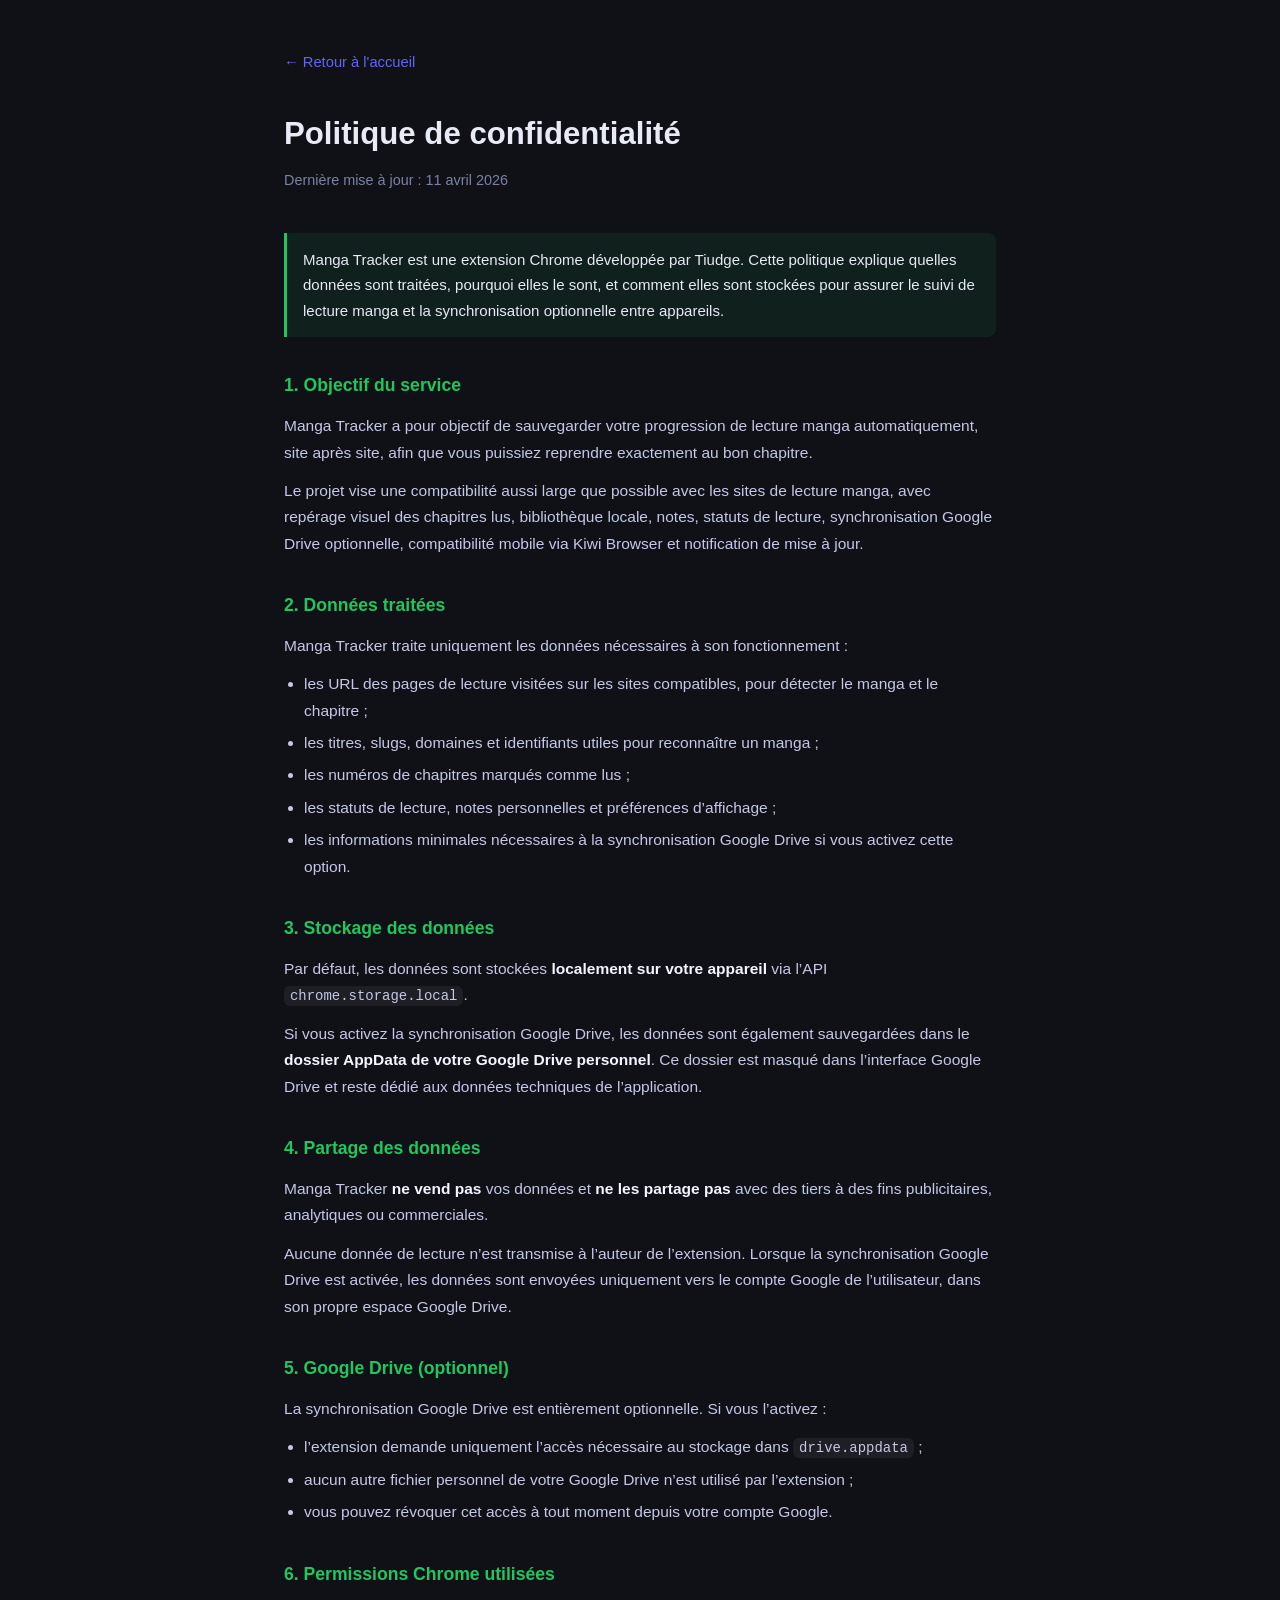
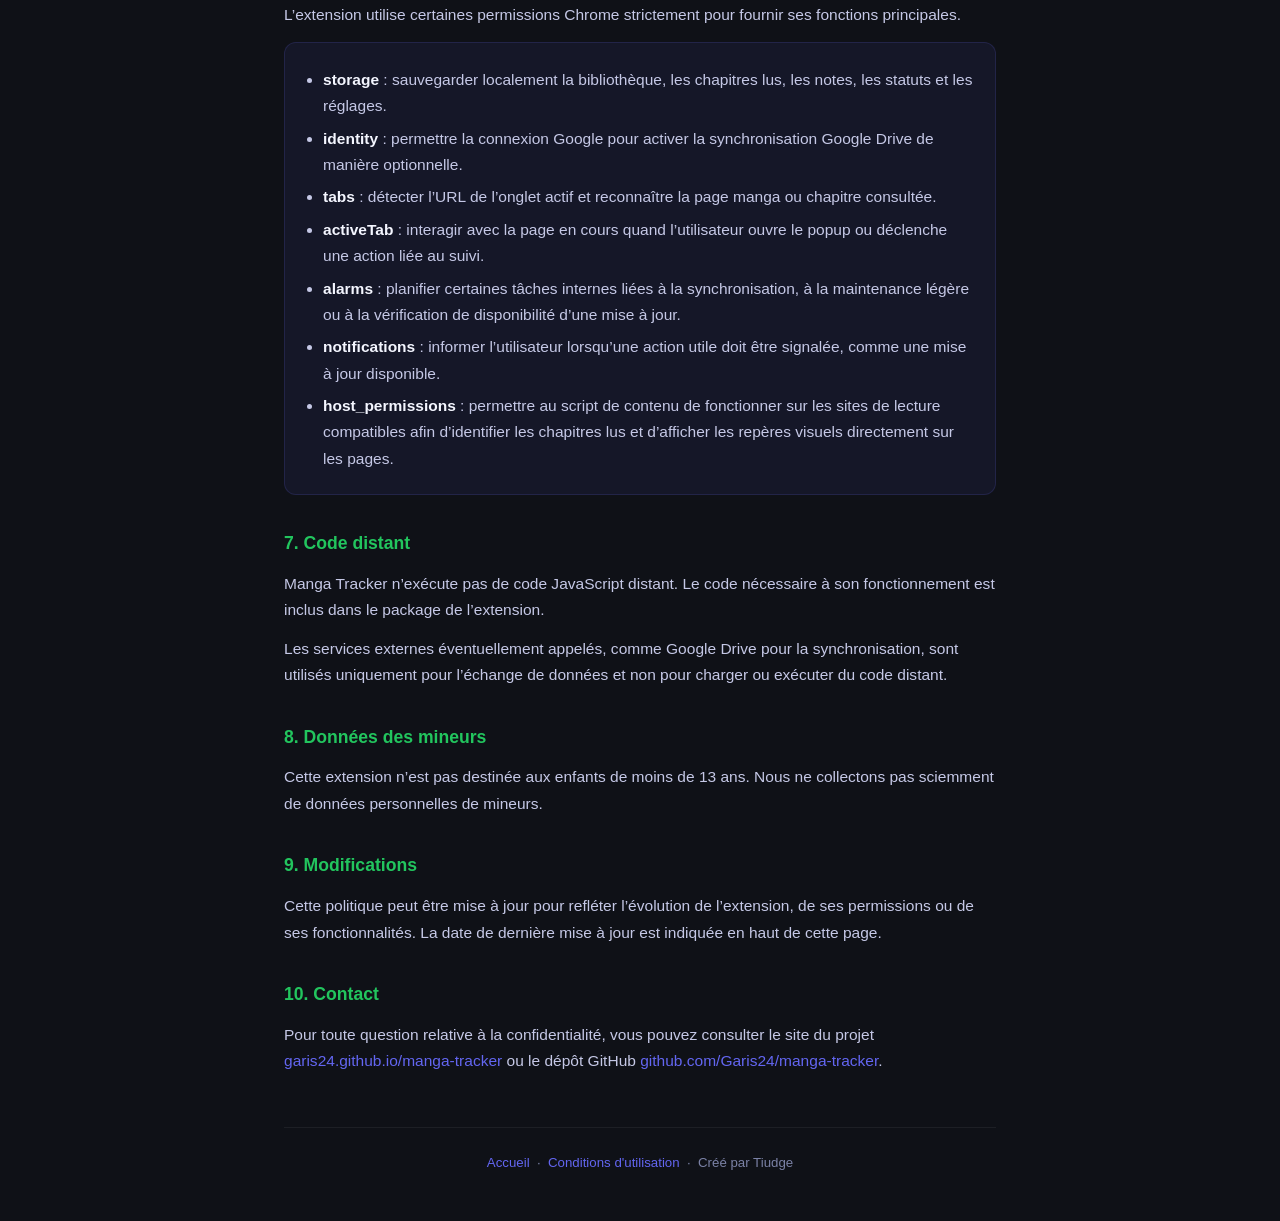
<file: privacy.html>
<!DOCTYPE html>
<html lang="fr">
<head>
  <meta charset="UTF-8">
  <meta name="viewport" content="width=device-width, initial-scale=1.0">
  <title>Politique de confidentialité — Manga Tracker</title>
  <link rel="icon" href="icons/icon.svg" type="image/svg+xml">
  <link rel="alternate icon" href="icons/icon16.jpg" type="image/jpeg">
  <link rel="apple-touch-icon" href="icons/icon128.jpg">
  <style>
    * { box-sizing: border-box; margin: 0; padding: 0; }
    body {
      font-family: -apple-system, BlinkMacSystemFont, 'Segoe UI', sans-serif;
      background: #0f1117;
      color: #e8eaf6;
      line-height: 1.7;
    }
    .container { max-width: 760px; margin: 0 auto; padding: 48px 24px; }
    .back { color: #6366f1; text-decoration: none; font-size: 0.92rem; display: inline-block; margin-bottom: 32px; }
    .back:hover { text-decoration: underline; }
    h1 { font-size: 1.95rem; font-weight: 700; margin-bottom: 8px; }
    .date { color: #7b82a6; font-size: 0.9rem; margin-bottom: 40px; }
    h2 { font-size: 1.1rem; font-weight: 600; color: #22c55e; margin: 34px 0 12px; }
    p { color: #c5c8e6; margin-bottom: 12px; font-size: 0.97rem; }
    ul { color: #c5c8e6; margin: 8px 0 12px 20px; font-size: 0.97rem; }
    li { margin-bottom: 6px; }
    strong { color: #f4f6ff; }
    code {
      background: rgba(255,255,255,0.06);
      padding: 2px 6px;
      border-radius: 6px;
      font-family: ui-monospace, SFMono-Regular, Menlo, monospace;
      font-size: 0.9em;
    }
    .highlight {
      background: rgba(34,197,94,0.08);
      border-left: 3px solid #22c55e;
      padding: 14px 16px;
      border-radius: 0 8px 8px 0;
      margin: 16px 0 22px;
      font-size: 0.94rem;
      color: #e8eaf6;
    }
    .permissions {
      background: rgba(99,102,241,0.08);
      border: 1px solid rgba(99,102,241,0.16);
      border-radius: 12px;
      padding: 16px 18px;
      margin-top: 14px;
    }
    .permissions ul { margin-bottom: 0; }
    footer {
      margin-top: 52px;
      padding-top: 24px;
      border-top: 1px solid rgba(255,255,255,0.06);
      color: #7b82a6;
      font-size: 0.83rem;
      text-align: center;
    }
    footer a, a.inline-link { color: #6366f1; text-decoration: none; }
    footer a:hover, a.inline-link:hover { text-decoration: underline; }
  </style>
</head>
<body>
  <div class="container">
    <a href="index.html" class="back">← Retour à l'accueil</a>

    <h1>Politique de confidentialité</h1>
    <p class="date">Dernière mise à jour : 11 avril 2026</p>

    <div class="highlight">
      Manga Tracker est une extension Chrome développée par Tiudge. Cette politique explique quelles données sont traitées, pourquoi elles le sont, et comment elles sont stockées pour assurer le suivi de lecture manga et la synchronisation optionnelle entre appareils.
    </div>

    <h2>1. Objectif du service</h2>
    <p>Manga Tracker a pour objectif de sauvegarder votre progression de lecture manga automatiquement, site après site, afin que vous puissiez reprendre exactement au bon chapitre.</p>
    <p>Le projet vise une compatibilité aussi large que possible avec les sites de lecture manga, avec repérage visuel des chapitres lus, bibliothèque locale, notes, statuts de lecture, synchronisation Google Drive optionnelle, compatibilité mobile via Kiwi Browser et notification de mise à jour.</p>

    <h2>2. Données traitées</h2>
    <p>Manga Tracker traite uniquement les données nécessaires à son fonctionnement :</p>
    <ul>
      <li>les URL des pages de lecture visitées sur les sites compatibles, pour détecter le manga et le chapitre ;</li>
      <li>les titres, slugs, domaines et identifiants utiles pour reconnaître un manga ;</li>
      <li>les numéros de chapitres marqués comme lus ;</li>
      <li>les statuts de lecture, notes personnelles et préférences d’affichage ;</li>
      <li>les informations minimales nécessaires à la synchronisation Google Drive si vous activez cette option.</li>
    </ul>

    <h2>3. Stockage des données</h2>
    <p>Par défaut, les données sont stockées <strong>localement sur votre appareil</strong> via l’API <code>chrome.storage.local</code>.</p>
    <p>Si vous activez la synchronisation Google Drive, les données sont également sauvegardées dans le <strong>dossier AppData de votre Google Drive personnel</strong>. Ce dossier est masqué dans l’interface Google Drive et reste dédié aux données techniques de l’application.</p>

    <h2>4. Partage des données</h2>
    <p>Manga Tracker <strong>ne vend pas</strong> vos données et <strong>ne les partage pas</strong> avec des tiers à des fins publicitaires, analytiques ou commerciales.</p>
    <p>Aucune donnée de lecture n’est transmise à l’auteur de l’extension. Lorsque la synchronisation Google Drive est activée, les données sont envoyées uniquement vers le compte Google de l’utilisateur, dans son propre espace Google Drive.</p>

    <h2>5. Google Drive (optionnel)</h2>
    <p>La synchronisation Google Drive est entièrement optionnelle. Si vous l’activez :</p>
    <ul>
      <li>l’extension demande uniquement l’accès nécessaire au stockage dans <code>drive.appdata</code> ;</li>
      <li>aucun autre fichier personnel de votre Google Drive n’est utilisé par l’extension ;</li>
      <li>vous pouvez révoquer cet accès à tout moment depuis votre compte Google.</li>
    </ul>

    <h2>6. Permissions Chrome utilisées</h2>
    <p>L’extension utilise certaines permissions Chrome strictement pour fournir ses fonctions principales.</p>
    <div class="permissions">
      <ul>
        <li><strong>storage</strong> : sauvegarder localement la bibliothèque, les chapitres lus, les notes, les statuts et les réglages.</li>
        <li><strong>identity</strong> : permettre la connexion Google pour activer la synchronisation Google Drive de manière optionnelle.</li>
        <li><strong>tabs</strong> : détecter l’URL de l’onglet actif et reconnaître la page manga ou chapitre consultée.</li>
        <li><strong>activeTab</strong> : interagir avec la page en cours quand l’utilisateur ouvre le popup ou déclenche une action liée au suivi.</li>
        <li><strong>alarms</strong> : planifier certaines tâches internes liées à la synchronisation, à la maintenance légère ou à la vérification de disponibilité d’une mise à jour.</li>
        <li><strong>notifications</strong> : informer l’utilisateur lorsqu’une action utile doit être signalée, comme une mise à jour disponible.</li>
        <li><strong>host_permissions</strong> : permettre au script de contenu de fonctionner sur les sites de lecture compatibles afin d’identifier les chapitres lus et d’afficher les repères visuels directement sur les pages.</li>
      </ul>
    </div>

    <h2>7. Code distant</h2>
    <p>Manga Tracker n’exécute pas de code JavaScript distant. Le code nécessaire à son fonctionnement est inclus dans le package de l’extension.</p>
    <p>Les services externes éventuellement appelés, comme Google Drive pour la synchronisation, sont utilisés uniquement pour l’échange de données et non pour charger ou exécuter du code distant.</p>

    <h2>8. Données des mineurs</h2>
    <p>Cette extension n’est pas destinée aux enfants de moins de 13 ans. Nous ne collectons pas sciemment de données personnelles de mineurs.</p>

    <h2>9. Modifications</h2>
    <p>Cette politique peut être mise à jour pour refléter l’évolution de l’extension, de ses permissions ou de ses fonctionnalités. La date de dernière mise à jour est indiquée en haut de cette page.</p>

    <h2>10. Contact</h2>
    <p>Pour toute question relative à la confidentialité, vous pouvez consulter le site du projet <a class="inline-link" href="https://garis24.github.io/manga-tracker/" target="_blank" rel="noopener noreferrer">garis24.github.io/manga-tracker</a> ou le dépôt GitHub <a class="inline-link" href="https://github.com/Garis24/manga-tracker" target="_blank" rel="noopener noreferrer">github.com/Garis24/manga-tracker</a>.</p>

    <footer>
      <a href="index.html">Accueil</a> &nbsp;·&nbsp;
      <a href="terms.html">Conditions d'utilisation</a> &nbsp;·&nbsp;
      Créé par Tiudge
    </footer>
  </div>
</body>
</html>
</file>
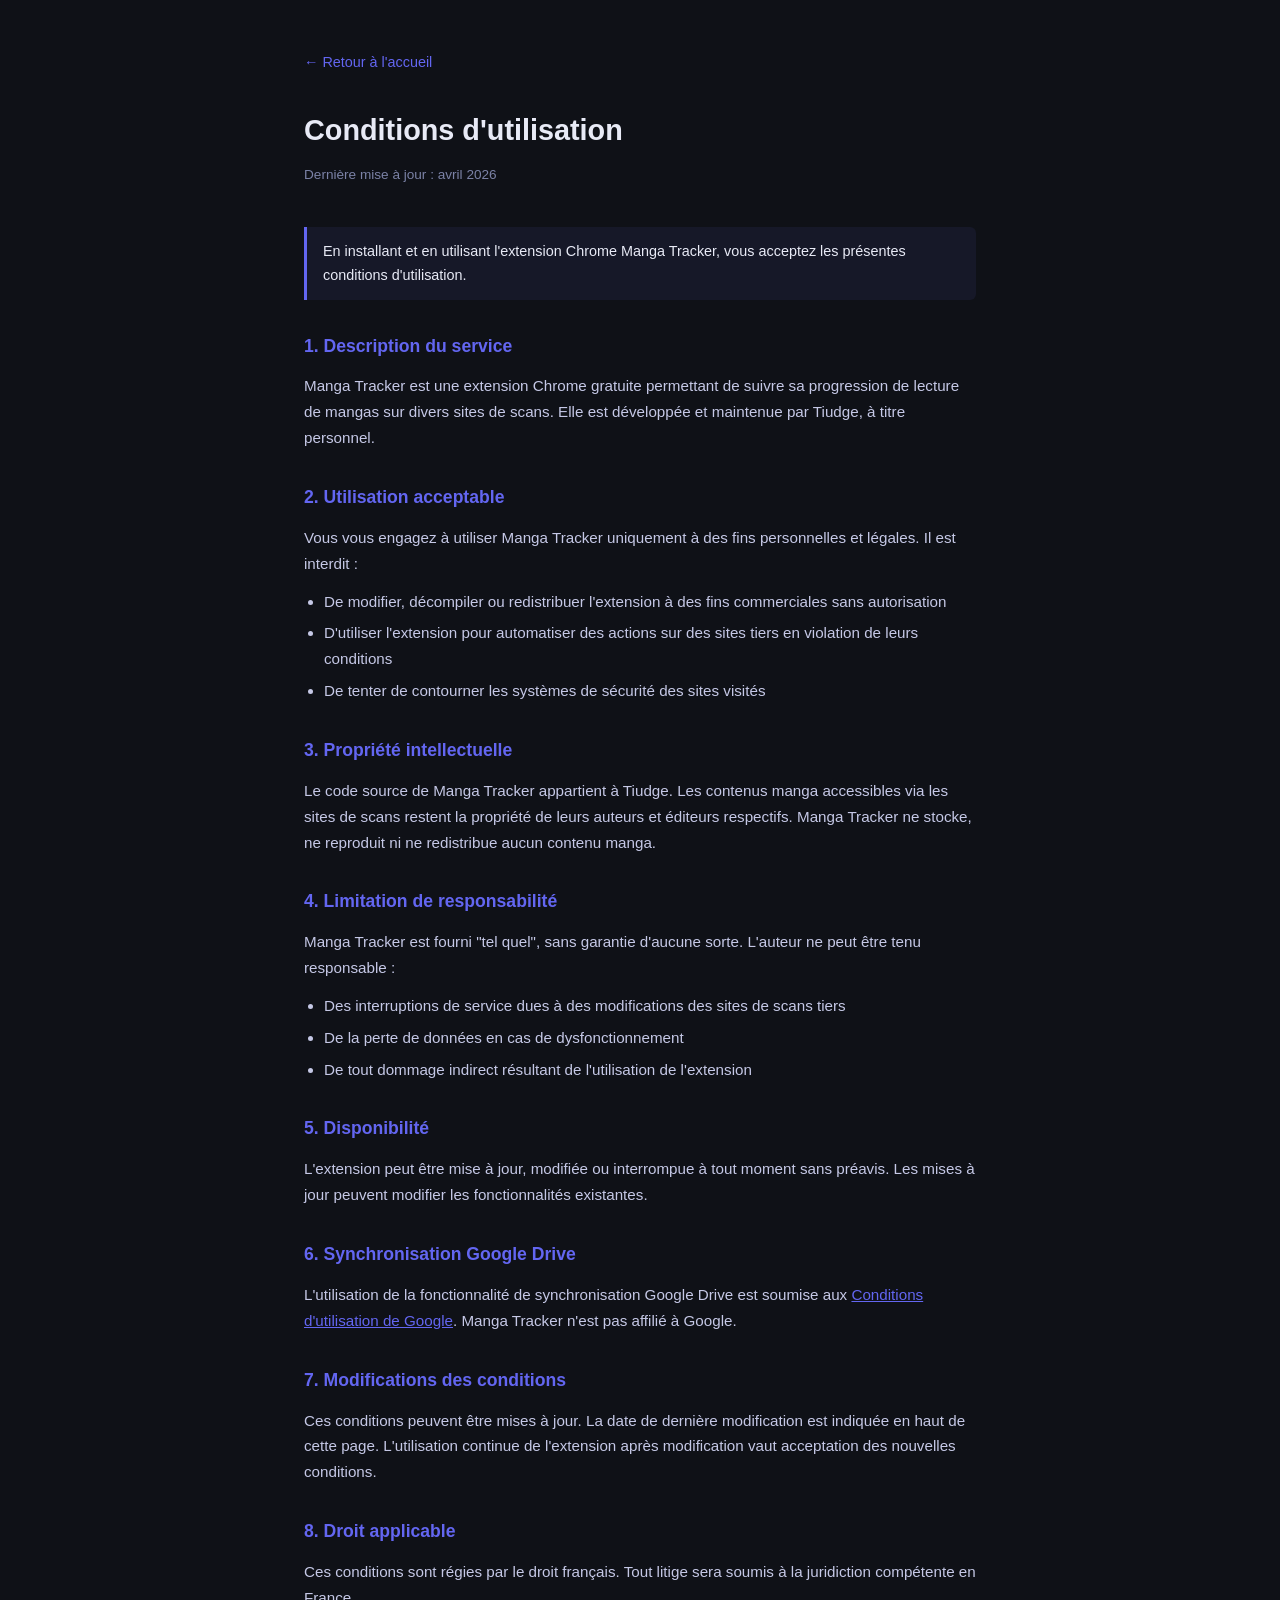
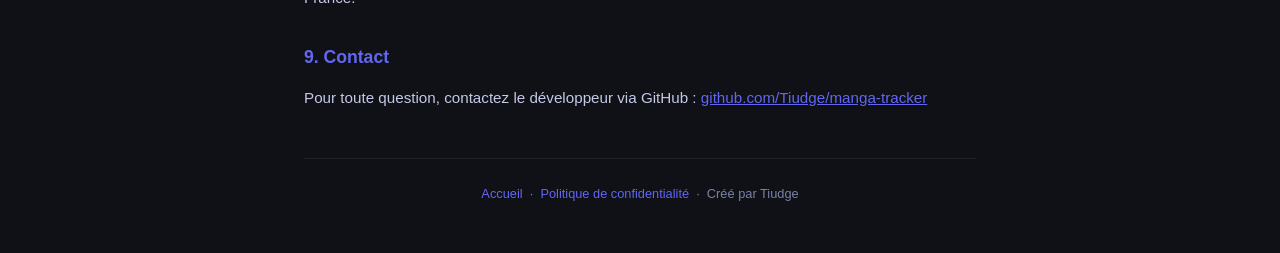
<file: terms - Copie.html>
<!DOCTYPE html>
<html lang="fr">
<head>
  <meta charset="UTF-8">
  <meta name="viewport" content="width=device-width, initial-scale=1.0">
  <title>Conditions d'utilisation — Manga Tracker</title>
  <link rel="icon" href="icons/icon.svg" type="image/svg+xml">
  <link rel="alternate icon" href="icons/icon16.jpg" type="image/jpeg">
  <link rel="apple-touch-icon" href="icons/icon128.jpg">
  <style>
    * { box-sizing: border-box; margin: 0; padding: 0; }
    body {
      font-family: -apple-system, BlinkMacSystemFont, 'Segoe UI', sans-serif;
      background: #0f1117;
      color: #e8eaf6;
      line-height: 1.7;
    }
    .container { max-width: 720px; margin: 0 auto; padding: 48px 24px; }
    .back { color: #6366f1; text-decoration: none; font-size: 0.9rem; display: inline-block; margin-bottom: 32px; }
    .back:hover { text-decoration: underline; }
    h1 { font-size: 1.8rem; font-weight: 700; margin-bottom: 8px; }
    .date { color: #7b82a6; font-size: 0.85rem; margin-bottom: 40px; }
    h2 { font-size: 1.1rem; font-weight: 600; color: #6366f1; margin: 32px 0 12px; }
    p { color: #c5c8e6; margin-bottom: 12px; font-size: 0.95rem; }
    ul { color: #c5c8e6; margin: 8px 0 12px 20px; font-size: 0.95rem; }
    li { margin-bottom: 6px; }
    .highlight {
      background: rgba(99,102,241,0.08);
      border-left: 3px solid #6366f1;
      padding: 12px 16px;
      border-radius: 0 6px 6px 0;
      margin: 16px 0;
      font-size: 0.9rem;
      color: #e8eaf6;
    }
    footer { margin-top: 48px; padding-top: 24px; border-top: 1px solid rgba(255,255,255,0.06); color: #7b82a6; font-size: 0.8rem; text-align: center; }
    footer a { color: #6366f1; text-decoration: none; }
  </style>
</head>
<body>
  <div class="container">
    <a href="index.html" class="back">← Retour à l'accueil</a>

    <h1>Conditions d'utilisation</h1>
    <p class="date">Dernière mise à jour : avril 2026</p>

    <div class="highlight">
      En installant et en utilisant l'extension Chrome Manga Tracker, vous acceptez les présentes conditions d'utilisation.
    </div>

    <h2>1. Description du service</h2>
    <p>Manga Tracker est une extension Chrome gratuite permettant de suivre sa progression de lecture de mangas sur divers sites de scans. Elle est développée et maintenue par Tiudge, à titre personnel.</p>

    <h2>2. Utilisation acceptable</h2>
    <p>Vous vous engagez à utiliser Manga Tracker uniquement à des fins personnelles et légales. Il est interdit :</p>
    <ul>
      <li>De modifier, décompiler ou redistribuer l'extension à des fins commerciales sans autorisation</li>
      <li>D'utiliser l'extension pour automatiser des actions sur des sites tiers en violation de leurs conditions</li>
      <li>De tenter de contourner les systèmes de sécurité des sites visités</li>
    </ul>

    <h2>3. Propriété intellectuelle</h2>
    <p>Le code source de Manga Tracker appartient à Tiudge. Les contenus manga accessibles via les sites de scans restent la propriété de leurs auteurs et éditeurs respectifs. Manga Tracker ne stocke, ne reproduit ni ne redistribue aucun contenu manga.</p>

    <h2>4. Limitation de responsabilité</h2>
    <p>Manga Tracker est fourni "tel quel", sans garantie d'aucune sorte. L'auteur ne peut être tenu responsable :</p>
    <ul>
      <li>Des interruptions de service dues à des modifications des sites de scans tiers</li>
      <li>De la perte de données en cas de dysfonctionnement</li>
      <li>De tout dommage indirect résultant de l'utilisation de l'extension</li>
    </ul>

    <h2>5. Disponibilité</h2>
    <p>L'extension peut être mise à jour, modifiée ou interrompue à tout moment sans préavis. Les mises à jour peuvent modifier les fonctionnalités existantes.</p>

    <h2>6. Synchronisation Google Drive</h2>
    <p>L'utilisation de la fonctionnalité de synchronisation Google Drive est soumise aux <a href="https://policies.google.com/terms" style="color:#6366f1" target="_blank">Conditions d'utilisation de Google</a>. Manga Tracker n'est pas affilié à Google.</p>

    <h2>7. Modifications des conditions</h2>
    <p>Ces conditions peuvent être mises à jour. La date de dernière modification est indiquée en haut de cette page. L'utilisation continue de l'extension après modification vaut acceptation des nouvelles conditions.</p>

    <h2>8. Droit applicable</h2>
    <p>Ces conditions sont régies par le droit français. Tout litige sera soumis à la juridiction compétente en France.</p>

    <h2>9. Contact</h2>
    <p>Pour toute question, contactez le développeur via GitHub : <a href="https://github.com/Garis24/manga-tracker" style="color:#6366f1">github.com/Tiudge/manga-tracker</a></p>

    <footer>
      <a href="index.html">Accueil</a> &nbsp;·&nbsp;
      <a href="privacy.html">Politique de confidentialité</a> &nbsp;·&nbsp;
      Créé par Tiudge
    </footer>
  </div>
</body>
</html>
</file>
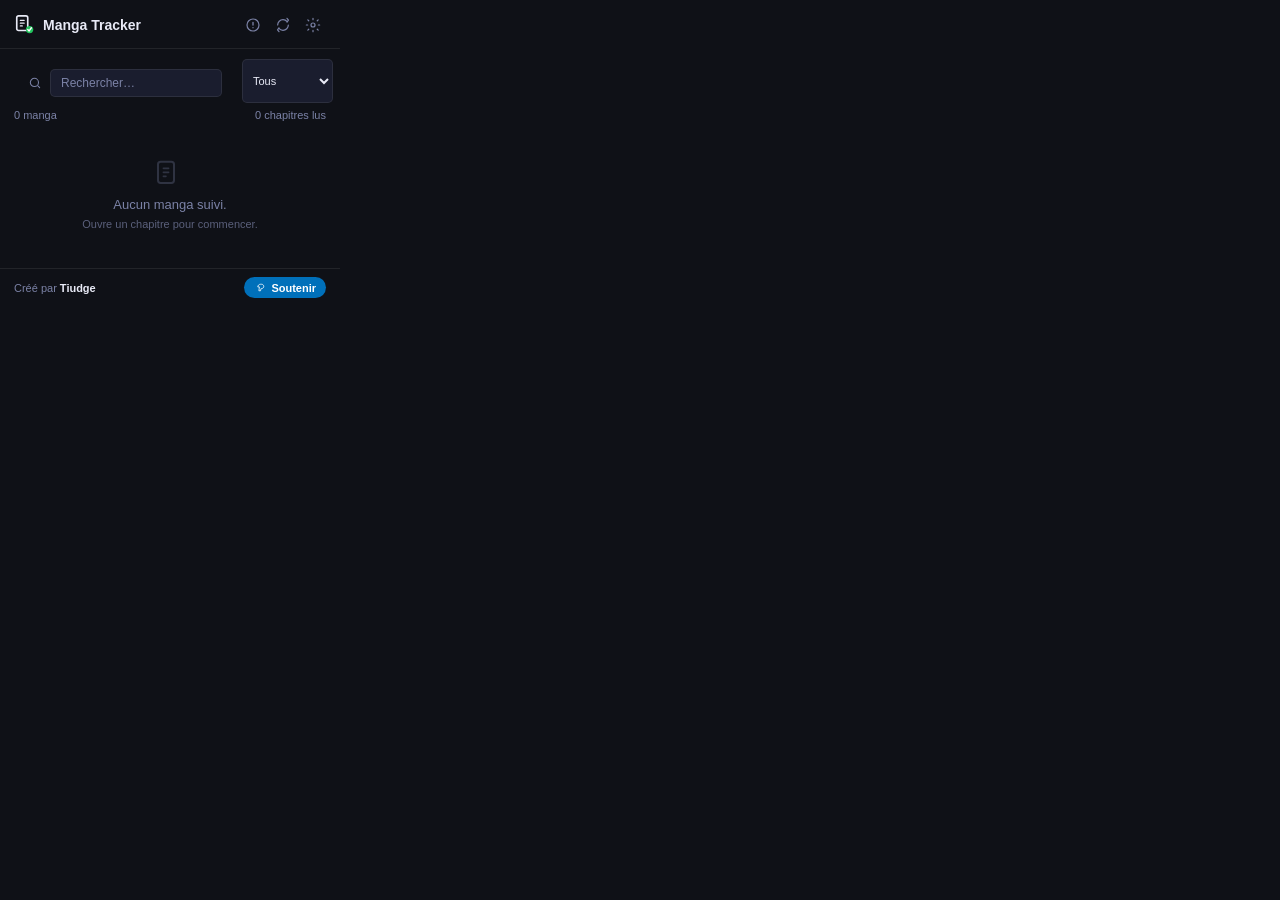
<file: manga-tracker-extension/popup.html>
<!DOCTYPE html>
<html lang="fr">
<head>
  <meta charset="UTF-8">
  <title>Manga Tracker</title>
  <link rel="stylesheet" href="popup.css">
</head>
<body>

  <!-- Header -->
  <header>
    <div class="logo">
      <svg viewBox="0 0 24 24" fill="none" aria-label="Manga Tracker" width="22" height="22">
        <rect x="3" y="2" width="12" height="16" rx="2" stroke="currentColor" stroke-width="1.8"/>
        <path d="M7 7h4M7 10h4M7 13h2" stroke="currentColor" stroke-width="1.5" stroke-linecap="round"/>
        <circle cx="17" cy="17" r="4" fill="#22c55e"/>
        <path d="M15 17l1.5 1.5L19 15" stroke="white" stroke-width="1.5" stroke-linecap="round" stroke-linejoin="round"/>
      </svg>
      <span>Manga Tracker</span>
    </div>
    <div class="header-actions">
      <button id="btn-report" class="btn-icon" title="Signaler un bug / site non reconnu">
        <svg viewBox="0 0 24 24" fill="none" width="16" height="16">
          <circle cx="12" cy="12" r="9" stroke="currentColor" stroke-width="1.8"/>
          <path d="M12 8v4M12 16h.01" stroke="currentColor" stroke-width="2" stroke-linecap="round"/>
        </svg>
      </button>
      <button id="btn-sync" class="btn-icon" title="Synchroniser avec Google Drive">
        <svg viewBox="0 0 24 24" fill="none" width="16" height="16">
          <path d="M4 12C4 7.6 7.6 4 12 4c2.5 0 4.7 1.1 6.2 2.8M20 12c0 4.4-3.6 8-8 8-2.5 0-4.7-1.1-6.2-2.8" stroke="currentColor" stroke-width="1.8" stroke-linecap="round"/>
          <path d="M18 2l2.2 2.8L18 7.6M6 16.4L3.8 19.2 6 22" stroke="currentColor" stroke-width="1.8" stroke-linecap="round" stroke-linejoin="round"/>
        </svg>
      </button>
      <button id="btn-settings" class="btn-icon" title="Paramètres">
        <svg viewBox="0 0 24 24" fill="none" width="16" height="16">
          <circle cx="12" cy="12" r="3" stroke="currentColor" stroke-width="1.8"/>
          <path d="M12 2v2M12 20v2M4.22 4.22l1.42 1.42M18.36 18.36l1.42 1.42M2 12h2M20 12h2M4.22 19.78l1.42-1.42M18.36 5.64l1.42-1.42" stroke="currentColor" stroke-width="1.8" stroke-linecap="round"/>
        </svg>
      </button>
    </div>
  </header>

  <!-- Page courante -->
  <div id="current-page-info" class="current-page hidden">
    <div class="page-badge" id="page-type-badge">—</div>
    <div class="page-details">
      <div class="page-manga-title" id="page-manga-title">—</div>
      <div class="page-chapter" id="page-chapter-info">—</div>
    </div>
    <button id="btn-toggle-read" class="btn-toggle" title="Marquer lu/non lu">
      <svg viewBox="0 0 24 24" fill="none" width="16" height="16">
        <path d="M5 12l5 5L19 7" stroke="currentColor" stroke-width="2" stroke-linecap="round" stroke-linejoin="round"/>
      </svg>
    </button>
  </div>

  <!-- Vue principale -->
  <div id="view-main">
    <div class="search-filter-bar">
      <div class="search-bar">
        <svg viewBox="0 0 24 24" fill="none" width="14" height="14" class="search-icon">
          <circle cx="11" cy="11" r="7" stroke="currentColor" stroke-width="1.8"/>
          <path d="M20 20l-3-3" stroke="currentColor" stroke-width="1.8" stroke-linecap="round"/>
        </svg>
        <input type="text" id="search-input" placeholder="Rechercher…">
      </div>
      <select id="filter-status" class="filter-select">
        <option value="">Tous</option>
        <option value="reading">En cours</option>
        <option value="completed">Terminé</option>
        <option value="paused">En pause</option>
        <option value="dropped">Abandonné</option>
      </select>
    </div>

    <div class="stats-bar">
      <span id="stats-total">0 manga</span>
      <span id="stats-chapters">0 chapitres lus</span>
    </div>

    <div id="manga-list" class="manga-list">
      <div class="empty-state" id="empty-state">
        <svg viewBox="0 0 24 24" fill="none" width="32" height="32" opacity="0.3">
          <rect x="3" y="2" width="12" height="16" rx="2" stroke="currentColor" stroke-width="1.5"/>
          <path d="M7 7h4M7 10h4M7 13h2" stroke="currentColor" stroke-width="1.2" stroke-linecap="round"/>
        </svg>
        <p>Aucun manga suivi.</p>
        <small>Ouvre un chapitre pour commencer.</small>
      </div>
    </div>
  </div>

  <!-- Vue détail d'un manga -->
  <div id="view-detail" class="hidden">
    <button id="btn-back" class="btn-back">
      <svg viewBox="0 0 24 24" fill="none" width="14" height="14">
        <path d="M19 12H5M12 5l-7 7 7 7" stroke="currentColor" stroke-width="2" stroke-linecap="round" stroke-linejoin="round"/>
      </svg>
      Retour
    </button>
    <div class="detail-header">
      <div class="detail-title" id="detail-title">—</div>
      <div class="detail-domain" id="detail-domain">—</div>

      <!-- Statut -->
      <div class="detail-status-row">
        <select id="detail-status" class="status-select">
          <option value="reading">📖 En cours</option>
          <option value="completed">✅ Terminé</option>
          <option value="paused">⏸ En pause</option>
          <option value="dropped">❌ Abandonné</option>
        </select>
      </div>

      <div class="detail-stats">
        <span id="detail-total-chapters">0 chapitres lus</span>
        <span class="dot">·</span>
        <span id="detail-progress">—</span>
        <span class="dot">·</span>
        <span id="detail-last-read">—</span>
      </div>
    </div>

    <!-- Notes -->
    <div class="notes-section">
      <textarea id="detail-notes" placeholder="Notes personnelles…" rows="3"></textarea>
      <button id="btn-save-notes" class="btn-save-notes">Enregistrer</button>
    </div>

    <div class="chapter-chips" id="chapter-chips"></div>
    <div class="detail-actions">
      <button id="btn-delete-manga" class="btn-danger">Supprimer ce manga</button>
    </div>
  </div>

  <!-- Vue paramètres -->
  <div id="view-settings" class="hidden">
    <button id="btn-back-settings" class="btn-back">
      <svg viewBox="0 0 24 24" fill="none" width="14" height="14">
        <path d="M19 12H5M12 5l-7 7 7 7" stroke="currentColor" stroke-width="2" stroke-linecap="round" stroke-linejoin="round"/>
      </svg>
      Retour
    </button>

    <div class="settings-section">
      <h3>Affichage</h3>
      <label class="settings-label">Taille du point vert</label>
      <div class="badge-size-picker">
        <button class="size-btn" data-size="small">S</button>
        <button class="size-btn active" data-size="medium">M</button>
        <button class="size-btn" data-size="large">L</button>
      </div>
    </div>

    <div class="settings-section">
      <h3>Google Drive Sync</h3>
      <p class="settings-desc">Synchronisez vos données entre tous vos appareils (dossier caché, gratuit).</p>
      <div id="sync-status" class="sync-status">
        <span class="sync-dot" id="sync-dot"></span>
        <span id="sync-status-text">Non connecté</span>
      </div>
      <div class="settings-actions">
        <button id="btn-connect-drive" class="btn-primary">Connecter Google Drive</button>
        <button id="btn-force-sync" class="btn-secondary">Forcer la synchronisation</button>
        <button id="btn-import-drive" class="btn-secondary">Importer depuis Drive</button>
      </div>
    </div>

    <div class="settings-section">
      <h3>Données locales</h3>
      <div class="settings-actions">
        <button id="btn-export" class="btn-secondary">Exporter (JSON)</button>
        <button id="btn-import" class="btn-secondary">Importer (JSON)</button>
        <input type="file" id="import-file" accept=".json" style="display:none">
        <button id="btn-clear-all" class="btn-danger">Tout effacer</button>
      </div>
    </div>

    <div class="settings-section">
      <h3>À propos</h3>
      <p class="settings-desc">Manga Tracker v<span id="ext-version">1.0.0</span><br>Fonctionne sur tous les sites de scans.</p>
    </div>
  </div>

  <!-- Vue signalement de bug -->
  <div id="view-report" class="hidden">
    <button id="btn-back-report" class="btn-back">
      <svg viewBox="0 0 24 24" fill="none" width="14" height="14">
        <path d="M19 12H5M12 5l-7 7 7 7" stroke="currentColor" stroke-width="2" stroke-linecap="round" stroke-linejoin="round"/>
      </svg>
      Retour
    </button>
    <div class="settings-section">
      <h3>Signaler un problème</h3>
      <p class="settings-desc">Site non reconnu, lecture non détectée, badges absents…</p>

      <div class="report-form">
        <label class="settings-label">URL du site concerné</label>
        <input type="text" id="report-url" class="report-input" placeholder="https://…">

        <label class="settings-label">Type de problème</label>
        <select id="report-type" class="filter-select" style="width:100%">
          <option value="detection">Lecture non détectée</option>
          <option value="badges">Badges non affichés</option>
          <option value="site">Site non reconnu</option>
          <option value="spa">Navigation sans rechargement</option>
          <option value="other">Autre</option>
        </select>

        <label class="settings-label">Commentaire (optionnel)</label>
        <textarea id="report-comment" class="report-input" rows="3" placeholder="Décrivez le problème…"></textarea>

        <button id="btn-send-report" class="btn-primary">Envoyer via Google Form</button>
      </div>
    </div>
  </div>

  <!-- Signature -->
  <footer class="popup-footer">
    <span>Créé par <strong>Tiudge</strong></span>
    <a id="btn-paypal" href="#" class="paypal-btn" title="Soutenir le projet">
      <svg viewBox="0 0 24 24" fill="none" width="13" height="13">
        <path d="M7 11c0-2.8 2.2-5 5-5h2c2.2 0 4 1.8 4 4s-1.8 4-4 4h-1l-1 4H9l1-7H7z" stroke="currentColor" stroke-width="1.5" stroke-linejoin="round"/>
      </svg>
      Soutenir
    </a>
  </footer>

  <!-- Toast -->
  <div id="toast" class="toast hidden"></div>

  <script src="popup.js"></script>
</body>
</html>
</file>
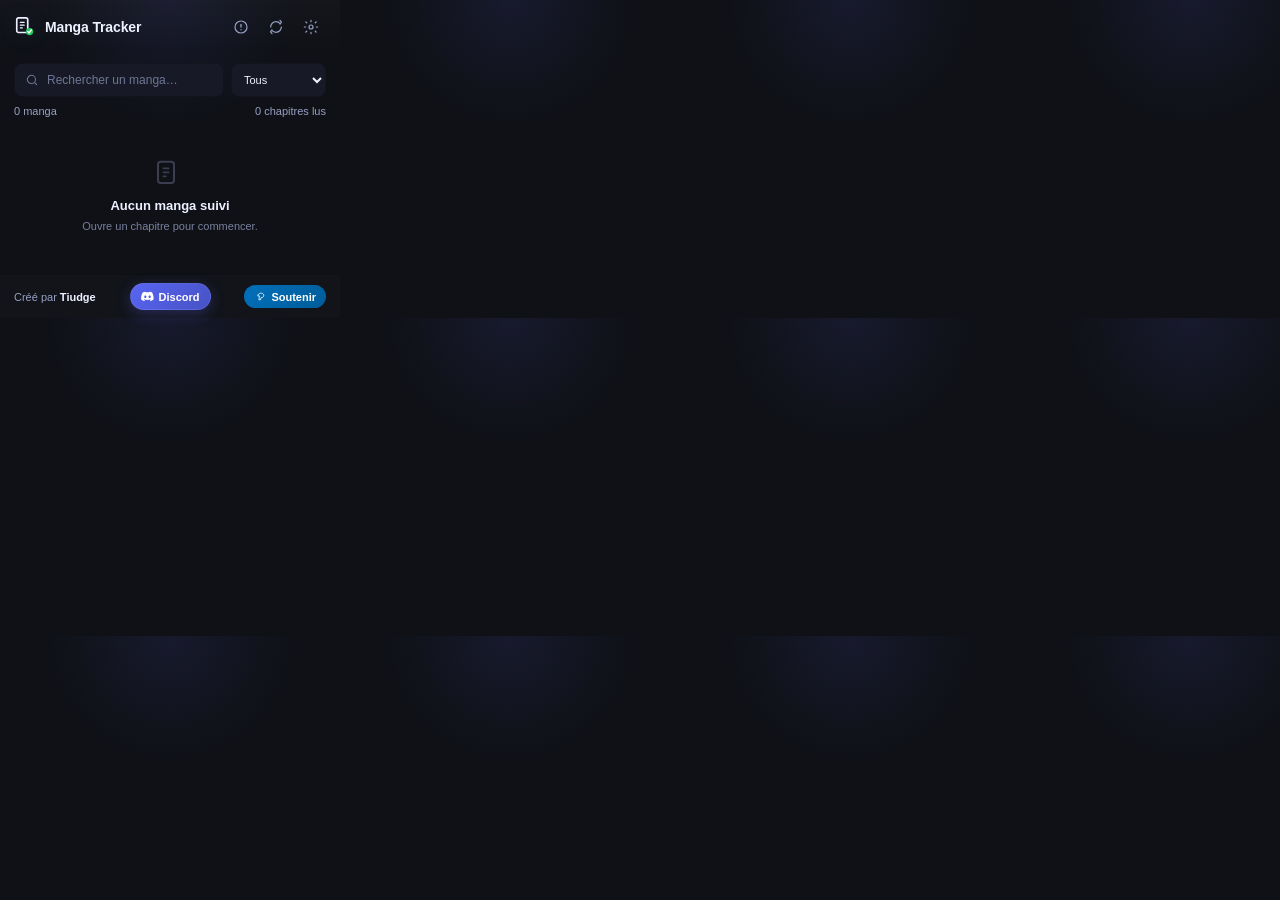
<file: manga-tracker-extension/manga-tracker-extension v2/popup.html>
<!DOCTYPE html>
<html lang="fr">
<head>
  <meta charset="UTF-8">
  <meta name="viewport" content="width=device-width, initial-scale=1.0">
  <title>Manga Tracker</title>
  <link rel="stylesheet" href="popup.css">
</head>
<body>

  <header>
    <div class="logo">
      <svg viewBox="0 0 24 24" fill="none" aria-label="Manga Tracker" width="22" height="22">
        <rect x="3" y="2" width="12" height="16" rx="2" stroke="currentColor" stroke-width="1.8"/>
        <path d="M7 7h4M7 10h4M7 13h2" stroke="currentColor" stroke-width="1.5" stroke-linecap="round"/>
        <circle cx="17" cy="17" r="4" fill="#22c55e"/>
        <path d="M15 17l1.5 1.5L19 15" stroke="white" stroke-width="1.5" stroke-linecap="round" stroke-linejoin="round"/>
      </svg>
      <span>Manga Tracker</span>
    </div>
    <div class="header-actions">
      <button id="btn-report" class="btn-icon" title="Signaler un bug ou un site non reconnu" aria-label="Signaler un bug ou un site non reconnu">
        <svg viewBox="0 0 24 24" fill="none" width="16" height="16">
          <circle cx="12" cy="12" r="9" stroke="currentColor" stroke-width="1.8"/>
          <path d="M12 8v4M12 16h.01" stroke="currentColor" stroke-width="2" stroke-linecap="round"/>
        </svg>
      </button>
      <button id="btn-sync" class="btn-icon" title="Synchroniser avec Google Drive" aria-label="Synchroniser avec Google Drive">
        <svg viewBox="0 0 24 24" fill="none" width="16" height="16">
          <path d="M4 12C4 7.6 7.6 4 12 4c2.5 0 4.7 1.1 6.2 2.8M20 12c0 4.4-3.6 8-8 8-2.5 0-4.7-1.1-6.2-2.8" stroke="currentColor" stroke-width="1.8" stroke-linecap="round"/>
          <path d="M18 2l2.2 2.8L18 7.6M6 16.4L3.8 19.2 6 22" stroke="currentColor" stroke-width="1.8" stroke-linecap="round" stroke-linejoin="round"/>
        </svg>
      </button>
      <button id="btn-settings" class="btn-icon btn-icon-with-badge" title="Paramètres" aria-label="Paramètres">
        <svg viewBox="0 0 24 24" fill="none" width="16" height="16">
          <circle cx="12" cy="12" r="3" stroke="currentColor" stroke-width="1.8"/>
          <path d="M12 2v2M12 20v2M4.22 4.22l1.42 1.42M18.36 18.36l1.42 1.42M2 12h2M20 12h2M4.22 19.78l1.42-1.42M18.36 5.64l1.42-1.42" stroke="currentColor" stroke-width="1.8" stroke-linecap="round"/>
        </svg>
        <span id="settings-update-badge" class="mini-now-badge hidden">NEW</span>
      </button>
    </div>
  </header>

  <div id="current-page-info" class="current-page hidden">
    <div class="page-badge" id="page-type-badge">—</div>
    <div class="page-details">
      <div class="page-manga-title" id="page-manga-title">—</div>
      <div class="page-chapter-info" id="page-chapter-info">—</div>
    </div>
    <button id="btn-toggle-read" class="btn-toggle" title="Marquer lu ou non lu" aria-label="Marquer lu ou non lu">
      <svg viewBox="0 0 24 24" fill="none" width="16" height="16">
        <path d="M5 12l5 5L19 7" stroke="currentColor" stroke-width="2" stroke-linecap="round" stroke-linejoin="round"/>
      </svg>
    </button>
  </div>

  <div id="view-main">
    <div class="search-filter-bar">
      <div class="search-bar">
        <svg viewBox="0 0 24 24" fill="none" width="14" height="14" class="search-icon">
          <circle cx="11" cy="11" r="7" stroke="currentColor" stroke-width="1.8"/>
          <path d="M20 20l-3-3" stroke="currentColor" stroke-width="1.8" stroke-linecap="round"/>
        </svg>
        <input type="text" id="search-input" placeholder="Rechercher un manga…">
      </div>
      <select id="filter-status" class="filter-select" aria-label="Filtrer par statut">
        <option value="">Tous</option>
        <option value="reading">En cours</option>
        <option value="completed">Terminé</option>
        <option value="paused">En pause</option>
        <option value="dropped">Abandonné</option>
      </select>
    </div>

    <div class="stats-bar">
      <span id="stats-total">0 manga</span>
      <span id="stats-chapters">0 chapitres lus</span>
    </div>

    <div id="manga-list" class="manga-list">
      <div class="empty-state" id="empty-state">
        <svg viewBox="0 0 24 24" fill="none" width="32" height="32" opacity="0.45">
          <rect x="3" y="2" width="12" height="16" rx="2" stroke="currentColor" stroke-width="1.5"/>
          <path d="M7 7h4M7 10h4M7 13h2" stroke="currentColor" stroke-width="1.2" stroke-linecap="round"/>
        </svg>
        <p>Aucun manga suivi</p>
        <small>Ouvre un chapitre pour commencer.</small>
      </div>
    </div>
  </div>

  <div id="view-detail" class="hidden">
    <button id="btn-back" class="btn-back">
      <svg viewBox="0 0 24 24" fill="none" width="14" height="14">
        <path d="M19 12H5M12 5l-7 7 7 7" stroke="currentColor" stroke-width="2" stroke-linecap="round" stroke-linejoin="round"/>
      </svg>
      Retour
    </button>
    <div class="detail-header">
      <div class="detail-title" id="detail-title">—</div>
      <div class="detail-domain" id="detail-domain">—</div>

      <div class="detail-status-row">
        <select id="detail-status" class="status-select">
          <option value="reading">📖 En cours</option>
          <option value="completed">✅ Terminé</option>
          <option value="paused">⏸ En pause</option>
          <option value="dropped">❌ Abandonné</option>
        </select>
      </div>

      <div class="detail-stats">
        <span id="detail-total-chapters">0 chapitres lus</span>
        <span class="dot">·</span>
        <span id="detail-progress">—</span>
        <span class="dot">·</span>
        <span id="detail-last-read">—</span>
      </div>
      
    </div>

    <div class="notes-section">
      <textarea id="detail-notes" placeholder="Notes personnelles…" rows="3"></textarea>
      <button id="btn-save-notes" class="btn-save-notes">Enregistrer</button>
    </div>

    <div class="chapter-chips" id="chapter-chips"></div>
    <div class="detail-actions">
      <button id="btn-delete-manga" class="btn-danger">Supprimer ce manga</button>
    </div>
  </div>

  <div id="view-settings" class="hidden">
    <button id="btn-back-settings" class="btn-back">
      <svg viewBox="0 0 24 24" fill="none" width="14" height="14">
        <path d="M19 12H5M12 5l-7 7 7 7" stroke="currentColor" stroke-width="2" stroke-linecap="round" stroke-linejoin="round"/>
      </svg>
      Retour
    </button>

    <div class="settings-section">
      <h3>Affichage</h3>
      <label class="settings-label">Taille du point vert</label>
      <div class="badge-size-picker">
        <button class="size-btn" data-size="small">S</button>
        <button class="size-btn active" data-size="medium">M</button>
        <button class="size-btn" data-size="large">L</button>
      </div>
    </div>

    <div class="settings-section">
      <h3>Google Drive Sync</h3>
      <p class="settings-desc">Synchronisez vos données entre vos appareils dans un dossier caché et gratuit.</p>
      <div id="sync-status" class="sync-status">
        <span class="sync-dot" id="sync-dot"></span>
        <span id="sync-status-text">Non connecté</span>
      </div>
      <div class="settings-actions">
        <button id="btn-connect-drive" class="btn-primary">Connecter Google Drive</button>
        <button id="btn-force-sync" class="btn-secondary">Forcer la synchronisation</button>
        <button id="btn-import-drive" class="btn-secondary">Importer depuis Drive</button>
      </div>
    </div>

    <div class="settings-section">
      <h3>Données locales</h3>
      <div class="settings-actions">
        <button id="btn-export" class="btn-secondary">Exporter (JSON)</button>
        <button id="btn-import" class="btn-secondary">Importer (JSON)</button>
        <input type="file" id="import-file" accept=".json" style="display:none">
        <button id="btn-clear-all" class="btn-danger">Tout effacer</button>
      </div>
    </div>

   <div class="settings-section">
      <h3 class="section-title-with-badge">
        <span>Mise à jour</span>
        <span id="menu-update-badge" class="inline-now-badge hidden">NEW</span>
      </h3>
      <p class="settings-desc">
        Cette version est distribuée par le Chrome Web Store.
        Chrome la met à jour automatiquement, et vous pouvez aussi lancer une vérification manuelle.
      </p>

      <div id="update-banner" class="update-banner hidden">
        <div id="update-banner-text" class="settings-desc"></div>
        <div class="settings-actions">
          <button id="update-banner-download" class="btn-primary">Mettre à jour maintenant</button>
        </div>
      </div>

      <div class="settings-actions">
        <button id="btn-check-update" class="btn-secondary">Rechercher une mise à jour</button>
      </div>
    </div>

    <div class="settings-section">
      <h3>À propos</h3>
      <p class="settings-desc">
        Manga Tracker v<span id="ext-version">1.0.0</span><br>
        Le projet vise une compatibilité aussi large que possible avec les sites de lecture manga.<br>
        Site officiel :
        <a href="https://garis24.github.io/manga-tracker/" target="_blank" rel="noopener noreferrer">garis24.github.io/manga-tracker</a>
        <br><br>Rejoignez la communauté Discord : <a id="about-discord-link" href="https://discord.gg/Tef2uFXFC6" target="_blank" rel="noopener noreferrer">discord.gg/Tef2uFXFC6</a>
      </p>
    </div>
  </div>

  <div id="view-report" class="hidden">
    <button id="btn-back-report" class="btn-back">
      <svg viewBox="0 0 24 24" fill="none" width="14" height="14">
        <path d="M19 12H5M12 5l-7 7 7 7" stroke="currentColor" stroke-width="2" stroke-linecap="round" stroke-linejoin="round"/>
      </svg>
      Retour
    </button>
    <div class="settings-section">
      <h3>Signaler un problème</h3>
      <p class="settings-desc">Site non reconnu, lecture non détectée, badges absents ou navigation spéciale.</p>

      <div class="report-form">
        <label class="settings-label">URL du site concerné</label>
        <input type="text" id="report-url" class="report-input" placeholder="https://…">

        <label class="settings-label">Type de problème</label>
        <select id="report-type" class="filter-select" style="width:100%">
          <option value="detection">Lecture non détectée</option>
          <option value="badges">Badges non affichés</option>
          <option value="site">Site non reconnu</option>
          <option value="spa">Navigation sans rechargement</option>
          <option value="other">Autre</option>
        </select>

        <label class="settings-label">Commentaire (optionnel)</label>
        <textarea id="report-comment" class="report-input" rows="3" placeholder="Décrivez le problème…"></textarea>

        <button id="btn-send-report" class="btn-primary">Envoyer via Google Form</button>
      </div>
    </div>
  </div>

  <footer class="popup-footer">
    <span>Créé par <strong>Tiudge</strong></span>
    <a id="btn-discord" href="https://discord.gg/Tef2uFXFC6" class="discord-btn" title="Rejoindre le Discord">
      <svg viewBox="0 0 24 24" fill="currentColor" width="13" height="13" aria-hidden="true">
        <path d="M20.317 4.369A19.791 19.791 0 0 0 15.558 3c-.206.375-.444.88-.608 1.276a18.27 18.27 0 0 0-5.9 0A12.64 12.64 0 0 0 8.442 3a19.736 19.736 0 0 0-4.76 1.369C.674 8.861-.144 13.242.265 17.562A19.9 19.9 0 0 0 6.13 20.5c.472-.645.892-1.328 1.255-2.045a12.94 12.94 0 0 1-1.975-.95c.166-.12.328-.246.486-.376 3.81 1.79 7.94 1.79 11.706 0 .16.13.322.256.488.376-.63.37-1.292.688-1.977.95.363.717.783 1.4 1.255 2.045a19.867 19.867 0 0 0 5.867-2.938c.48-5.01-.82-9.35-2.918-13.193ZM8.02 14.845c-1.143 0-2.078-1.047-2.078-2.334 0-1.288.917-2.335 2.078-2.335 1.17 0 2.096 1.056 2.078 2.335 0 1.287-.917 2.334-2.078 2.334Zm7.96 0c-1.143 0-2.078-1.047-2.078-2.334 0-1.288.917-2.335 2.078-2.335 1.17 0 2.096 1.056 2.078 2.335 0 1.287-.908 2.334-2.078 2.334Z"/>
      </svg>
      Discord
    </a>
    <a id="btn-paypal" href="#" class="paypal-btn" title="Soutenir le projet">
      <svg viewBox="0 0 24 24" fill="none" width="13" height="13">
        <path d="M7 11c0-2.8 2.2-5 5-5h2c2.2 0 4 1.8 4 4s-1.8 4-4 4h-1l-1 4H9l1-7H7z" stroke="currentColor" stroke-width="1.5" stroke-linejoin="round"/>
      </svg>
      Soutenir
    </a>
  </footer>

  <div id="toast" class="toast hidden"></div>

  <script src="popup.js"></script>
</body>
</html>
</file>
<file: manga-tracker-extension/popup.css>
/* ──────────────────────────────────────────────
   MANGA TRACKER - Popup CSS
   ────────────────────────────────────────────── */

:root {
  --bg: #0f1117;
  --bg-2: #1a1d2e;
  --bg-3: #252840;
  --border: rgba(255,255,255,0.08);
  --text: #e8eaf6;
  --text-muted: #7b82a6;
  --green: #22c55e;
  --green-dim: rgba(34, 197, 94, 0.15);
  --red: #ef4444;
  --red-dim: rgba(239, 68, 68, 0.12);
  --accent: #6366f1;
  --accent-dim: rgba(99, 102, 241, 0.15);
  --radius: 8px;
  --radius-sm: 5px;
}

* { box-sizing: border-box; margin: 0; padding: 0; }

body {
  width: 340px;
  min-height: 200px;
  max-height: 560px;
  background: var(--bg);
  color: var(--text);
  font-family: -apple-system, BlinkMacSystemFont, 'Segoe UI', sans-serif;
  font-size: 13px;
  overflow: hidden;
  display: flex;
  flex-direction: column;
}

/* ── HEADER ── */
header {
  display: flex;
  align-items: center;
  justify-content: space-between;
  padding: 12px 14px 10px;
  border-bottom: 1px solid var(--border);
  flex-shrink: 0;
}

.logo {
  display: flex;
  align-items: center;
  gap: 7px;
  font-weight: 600;
  font-size: 14px;
  color: var(--text);
}

.header-actions {
  display: flex;
  gap: 4px;
}

.btn-icon {
  background: none;
  border: none;
  color: var(--text-muted);
  cursor: pointer;
  padding: 5px;
  border-radius: var(--radius-sm);
  display: flex;
  align-items: center;
  transition: color 0.15s, background 0.15s;
}
.btn-icon:hover {
  color: var(--text);
  background: var(--bg-3);
}

/* ── PAGE COURANTE ── */
.current-page {
  display: flex;
  align-items: center;
  gap: 9px;
  padding: 10px 14px;
  background: var(--bg-2);
  border-bottom: 1px solid var(--border);
  flex-shrink: 0;
}

.page-badge {
  font-size: 10px;
  font-weight: 600;
  padding: 2px 7px;
  border-radius: 20px;
  background: var(--accent-dim);
  color: var(--accent);
  white-space: nowrap;
  flex-shrink: 0;
}
.page-badge.chapter {
  background: var(--green-dim);
  color: var(--green);
}

.page-details {
  flex: 1;
  min-width: 0;
}

.page-manga-title {
  font-weight: 600;
  font-size: 13px;
  white-space: nowrap;
  overflow: hidden;
  text-overflow: ellipsis;
  color: var(--text);
}

.page-chapter-info {
  font-size: 11px;
  color: var(--text-muted);
  margin-top: 1px;
}

.btn-toggle {
  background: var(--green-dim);
  border: 1px solid var(--green);
  color: var(--green);
  cursor: pointer;
  padding: 5px;
  border-radius: var(--radius-sm);
  display: flex;
  align-items: center;
  transition: all 0.15s;
  flex-shrink: 0;
}
.btn-toggle:hover { background: rgba(34, 197, 94, 0.3); }
.btn-toggle.unread {
  background: var(--red-dim);
  border-color: var(--red);
  color: var(--red);
}

/* ── VUE PRINCIPALE ── */
#view-main {
  display: flex;
  flex-direction: column;
  flex: 1;
  overflow: hidden;
}

.search-bar {
  display: flex;
  align-items: center;
  gap: 8px;
  padding: 10px 14px 6px;
  flex-shrink: 0;
}
.search-icon { color: var(--text-muted); flex-shrink: 0; }

#search-input {
  flex: 1;
  background: var(--bg-2);
  border: 1px solid var(--border);
  border-radius: var(--radius-sm);
  padding: 6px 10px;
  color: var(--text);
  font-size: 12px;
  outline: none;
  transition: border-color 0.15s;
}
#search-input:focus { border-color: var(--accent); }
#search-input::placeholder { color: var(--text-muted); }

.stats-bar {
  display: flex;
  justify-content: space-between;
  padding: 2px 14px 8px;
  font-size: 11px;
  color: var(--text-muted);
  flex-shrink: 0;
}

/* ── LISTE MANGAS ── */
.manga-list {
  flex: 1;
  overflow-y: auto;
  padding: 0 8px 8px;
}

.manga-list::-webkit-scrollbar { width: 4px; }
.manga-list::-webkit-scrollbar-track { background: transparent; }
.manga-list::-webkit-scrollbar-thumb { background: var(--bg-3); border-radius: 2px; }

.empty-state {
  display: flex;
  flex-direction: column;
  align-items: center;
  justify-content: center;
  gap: 6px;
  padding: 30px 20px;
  color: var(--text-muted);
  text-align: center;
}
.empty-state small { font-size: 11px; opacity: 0.7; }

.manga-item {
  display: flex;
  align-items: center;
  gap: 10px;
  padding: 9px 10px;
  border-radius: var(--radius);
  cursor: pointer;
  transition: background 0.12s;
  border: 1px solid transparent;
}
.manga-item:hover {
  background: var(--bg-2);
  border-color: var(--border);
}

.manga-item-icon {
  width: 32px;
  height: 32px;
  border-radius: var(--radius-sm);
  background: var(--bg-3);
  display: flex;
  align-items: center;
  justify-content: center;
  font-size: 15px;
  flex-shrink: 0;
  font-weight: 700;
  color: var(--accent);
  text-transform: uppercase;
}

.manga-item-info {
  flex: 1;
  min-width: 0;
}

.manga-item-title {
  font-weight: 600;
  font-size: 13px;
  white-space: nowrap;
  overflow: hidden;
  text-overflow: ellipsis;
}

.manga-item-meta {
  font-size: 11px;
  color: var(--text-muted);
  margin-top: 2px;
  white-space: nowrap;
  overflow: hidden;
  text-overflow: ellipsis;
}

.manga-item-badge {
  background: var(--green-dim);
  color: var(--green);
  font-size: 11px;
  font-weight: 600;
  padding: 2px 8px;
  border-radius: 20px;
  flex-shrink: 0;
}

/* ── VUE DÉTAIL ── */
#view-detail, #view-settings {
  flex: 1;
  overflow-y: auto;
  padding: 10px 14px 14px;
}

.btn-back {
  display: flex;
  align-items: center;
  gap: 5px;
  background: none;
  border: none;
  color: var(--text-muted);
  cursor: pointer;
  font-size: 12px;
  padding: 4px 0;
  margin-bottom: 12px;
  transition: color 0.15s;
}
.btn-back:hover { color: var(--text); }

.detail-header {
  margin-bottom: 14px;
}

.detail-title {
  font-size: 16px;
  font-weight: 700;
  color: var(--text);
  margin-bottom: 3px;
}

.detail-domain {
  font-size: 11px;
  color: var(--accent);
  margin-bottom: 5px;
}

.detail-stats {
  font-size: 12px;
  color: var(--text-muted);
  display: flex;
  align-items: center;
  gap: 6px;
}
.dot { color: var(--border); }

.chapter-chips {
  display: flex;
  flex-wrap: wrap;
  gap: 5px;
  margin-bottom: 16px;
}

.chip {
  background: var(--bg-3);
  border: 1px solid var(--border);
  color: var(--text-muted);
  font-size: 11px;
  padding: 3px 9px;
  border-radius: 20px;
  cursor: pointer;
  transition: all 0.12s;
  display: flex;
  align-items: center;
  gap: 4px;
}
.chip.read {
  background: var(--green-dim);
  border-color: var(--green);
  color: var(--green);
}
.chip:hover {
  border-color: var(--red);
  color: var(--red);
  background: var(--red-dim);
}
.chip:hover::after {
  content: '✕';
  font-size: 9px;
}

.detail-actions {
  margin-top: 10px;
}

/* ── SETTINGS ── */
.settings-section {
  margin-bottom: 20px;
}
.settings-section h3 {
  font-size: 13px;
  font-weight: 600;
  color: var(--text);
  margin-bottom: 6px;
  padding-bottom: 6px;
  border-bottom: 1px solid var(--border);
}
.settings-desc {
  font-size: 12px;
  color: var(--text-muted);
  line-height: 1.5;
  margin-bottom: 10px;
}

.sync-status {
  display: flex;
  align-items: center;
  gap: 7px;
  font-size: 12px;
  color: var(--text-muted);
  margin-bottom: 10px;
}
.sync-dot {
  width: 8px;
  height: 8px;
  border-radius: 50%;
  background: var(--text-muted);
  flex-shrink: 0;
}
.sync-dot.connected { background: var(--green); box-shadow: 0 0 4px rgba(34,197,94,0.5); }
.sync-dot.syncing { background: #f59e0b; animation: pulse 1s infinite; }

@keyframes pulse {
  0%, 100% { opacity: 1; }
  50% { opacity: 0.4; }
}

.settings-actions {
  display: flex;
  flex-direction: column;
  gap: 6px;
}

/* ── BOUTONS ── */
.btn-primary, .btn-secondary, .btn-danger {
  width: 100%;
  padding: 8px 12px;
  border-radius: var(--radius);
  font-size: 13px;
  font-weight: 500;
  cursor: pointer;
  border: none;
  transition: all 0.15s;
}
.btn-primary {
  background: var(--accent);
  color: white;
}
.btn-primary:hover { background: #4f52d8; }

.btn-secondary {
  background: var(--bg-3);
  color: var(--text);
  border: 1px solid var(--border);
}
.btn-secondary:hover { border-color: var(--accent); color: var(--accent); }

.btn-danger {
  background: var(--red-dim);
  color: var(--red);
  border: 1px solid var(--red);
}
.btn-danger:hover { background: rgba(239,68,68,0.25); }

/* ── TOAST ── */
.toast {
  position: fixed;
  bottom: 10px;
  left: 50%;
  transform: translateX(-50%);
  background: var(--bg-3);
  color: var(--text);
  border: 1px solid var(--border);
  padding: 7px 14px;
  border-radius: 20px;
  font-size: 12px;
  white-space: nowrap;
  z-index: 100;
  transition: opacity 0.2s;
}
.toast.success { border-color: var(--green); color: var(--green); }
.toast.error { border-color: var(--red); color: var(--red); }

/* ── UTILITAIRES ── */
.hidden { display: none !important; }

/* ── FILTRES / RECHERCHE ── */
.search-filter-bar {
  display: flex;
  gap: 6px;
  padding: 10px 14px 4px;
  flex-shrink: 0;
}
.search-bar { flex: 1; }
.filter-select {
  background: var(--bg-2);
  border: 1px solid var(--border);
  border-radius: var(--radius-sm);
  color: var(--text);
  font-size: 11px;
  padding: 5px 6px;
  cursor: pointer;
  outline: none;
}
.filter-select:focus { border-color: var(--accent); }

/* ── STATUT MANGA ── */
.detail-status-row { margin: 6px 0; }
.status-select {
  background: var(--bg-3);
  border: 1px solid var(--border);
  border-radius: var(--radius-sm);
  color: var(--text);
  font-size: 12px;
  padding: 5px 8px;
  cursor: pointer;
  outline: none;
  width: 100%;
}
.status-select:focus { border-color: var(--accent); }

/* Couleurs statut dans la liste */
.status-pill {
  font-size: 10px;
  padding: 1px 6px;
  border-radius: 20px;
  font-weight: 600;
  flex-shrink: 0;
}
.status-reading  { background: rgba(99,102,241,0.15); color: #6366f1; }
.status-completed{ background: rgba(34,197,94,0.15);  color: #22c55e; }
.status-paused   { background: rgba(245,158,11,0.15); color: #f59e0b; }
.status-dropped  { background: rgba(239,68,68,0.15);  color: #ef4444; }

/* ── PROGRESSION DANS LE DÉTAIL ── */
.detail-progress-bar {
  width: 100%;
  height: 4px;
  background: rgba(255,255,255,0.08);
  border-radius: 10px;
  overflow: hidden;
  margin: 6px 0 10px;
}
.detail-progress-fill {
  height: 100%;
  background: #22c55e;
  border-radius: 10px;
  transition: width 0.4s;
}

/* ── NOTES ── */
.notes-section {
  margin-bottom: 10px;
}
#detail-notes {
  width: 100%;
  background: var(--bg-2);
  border: 1px solid var(--border);
  border-radius: var(--radius-sm);
  color: var(--text);
  font-size: 12px;
  padding: 7px 10px;
  resize: vertical;
  outline: none;
  font-family: inherit;
  box-sizing: border-box;
  transition: border-color 0.15s;
}
#detail-notes:focus { border-color: var(--accent); }
.btn-save-notes {
  width: 100%;
  padding: 6px;
  background: var(--bg-3);
  border: 1px solid var(--border);
  border-radius: var(--radius-sm);
  color: var(--text-muted);
  font-size: 11px;
  cursor: pointer;
  margin-top: 4px;
  transition: all 0.15s;
}
.btn-save-notes:hover { border-color: var(--accent); color: var(--accent); }

/* ── TAILLE BADGE ── */
.badge-size-picker {
  display: flex;
  gap: 6px;
  margin-top: 6px;
}
.size-btn {
  flex: 1;
  padding: 6px;
  background: var(--bg-3);
  border: 1px solid var(--border);
  border-radius: var(--radius-sm);
  color: var(--text-muted);
  font-size: 12px;
  font-weight: 600;
  cursor: pointer;
  transition: all 0.15s;
}
.size-btn.active, .size-btn:hover {
  border-color: var(--accent);
  color: var(--accent);
  background: var(--accent-dim);
}

/* ── FORMULAIRE SIGNALEMENT ── */
.report-form { display: flex; flex-direction: column; gap: 8px; }
.settings-label {
  font-size: 11px;
  color: var(--text-muted);
  font-weight: 500;
  margin-bottom: -4px;
}
.report-input {
  background: var(--bg-2);
  border: 1px solid var(--border);
  border-radius: var(--radius-sm);
  color: var(--text);
  font-size: 12px;
  padding: 7px 10px;
  outline: none;
  font-family: inherit;
  transition: border-color 0.15s;
  resize: vertical;
}
.report-input:focus { border-color: var(--accent); }

/* ── FOOTER SIGNATURE ── */
.popup-footer {
  display: flex;
  align-items: center;
  justify-content: space-between;
  padding: 8px 14px;
  border-top: 1px solid var(--border);
  font-size: 11px;
  color: var(--text-muted);
  flex-shrink: 0;
}
.popup-footer strong { color: var(--text); }
.paypal-btn {
  display: flex;
  align-items: center;
  gap: 4px;
  background: #0070ba;
  color: white;
  text-decoration: none;
  padding: 4px 10px;
  border-radius: 20px;
  font-size: 11px;
  font-weight: 600;
  transition: background 0.15s;
}
.paypal-btn:hover { background: #005c99; }
</file>
<file: manga-tracker-extension/manga-tracker-extension v2/popup.css>
/* ──────────────────────────────────────────────
   MANGA TRACKER - Popup CSS (amélioré)
   ────────────────────────────────────────────── */

:root {
  --bg: #0f1117;
  --bg-2: #171a26;
  --bg-3: #21263a;
  --bg-4: #2a3048;
  --border: rgba(0,0,0,0.22);
  --border-strong: rgba(0,0,0,0.34);
  --text: #eef1ff;
  --text-muted: #97a0c3;
  --text-faint: #6f7695;
  --green: #22c55e;
  --green-dim: rgba(34, 197, 94, 0.15);
  --red: #ef4444;
  --red-dim: rgba(239, 68, 68, 0.12);
  --amber: #f59e0b;
  --amber-dim: rgba(245, 158, 11, 0.15);
  --accent: #6366f1;
  --accent-2: #7c82ff;
  --accent-dim: rgba(99, 102, 241, 0.15);
  --radius: 12px;
  --radius-sm: 8px;
  --shadow-sm: 0 6px 18px rgba(0,0,0,0.18);
  --shadow-md: 0 12px 32px rgba(0,0,0,0.28);
}

* { box-sizing: border-box; margin: 0; padding: 0; }

html, body {
  width: 340px;
  min-width: 340px;
  max-width: 340px;
}

body {
  min-height: 200px;
  max-height: 560px;
  background:
    radial-gradient(circle at top, rgba(99,102,241,0.10), transparent 34%),
    var(--bg);
  color: var(--text);
  font-family: -apple-system, BlinkMacSystemFont, 'Segoe UI', sans-serif;
  font-size: 13px;
  overflow: hidden;
  display: flex;
  flex-direction: column;
}

button, input, textarea, select { font: inherit; }
button { cursor: pointer; }
:focus-visible {
  outline: 2px solid var(--accent-2);
  outline-offset: 2px;
}

/* ── HEADER ── */
body {
  border-radius: 14px;
}

header {
  display: flex;
  align-items: center;
  justify-content: space-between;
  padding: 12px 14px 10px;
  border-bottom: 0.8px solid var(--border);
  flex-shrink: 0;
  background: linear-gradient(180deg, rgba(255,255,255,0.02), rgba(255,255,255,0));
}

.logo {
  display: flex;
  align-items: center;
  gap: 9px;
  font-weight: 700;
  font-size: 14px;
  color: var(--text);
  letter-spacing: -0.01em;
}

.logo svg {
  filter: drop-shadow(0 0 10px rgba(99,102,241,0.16));
}

.header-actions {
  display: flex;
  gap: 5px;
}

.btn-icon {
  background: transparent;
  border: 0.8px solid transparent;
  color: var(--text-muted);
  cursor: pointer;
  padding: 6px;
  border-radius: 8px;
  display: flex;
  align-items: center;
  justify-content: center;
  transition: color 0.15s, background 0.15s, border-color 0.15s, transform 0.15s;
}
.btn-icon:hover {
  color: var(--text);
  background: var(--bg-3);
  border-color: var(--border);
  transform: translateY(-1px);
}

/* ── PAGE COURANTE ── */
.current-page {
  display: flex;
  align-items: center;
  gap: 10px;
  padding: 11px 14px;
  background: linear-gradient(180deg, rgba(255,255,255,0.02), rgba(255,255,255,0.01)), var(--bg-2);
  border-bottom: 1px solid var(--border);
  flex-shrink: 0;
}

.page-badge {
  font-size: 10px;
  font-weight: 700;
  padding: 3px 8px;
  border-radius: 999px;
  background: var(--accent-dim);
  color: var(--accent-2);
  white-space: nowrap;
  flex-shrink: 0;
  border: 0.8px solid rgba(0,0,0,0.18);
}
.page-badge.chapter {
  background: var(--green-dim);
  color: var(--green);
  border-color: rgba(0,0,0,0.18);
}

.page-details {
  flex: 1;
  min-width: 0;
}

.page-manga-title {
  font-weight: 700;
  font-size: 13px;
  white-space: nowrap;
  overflow: hidden;
  text-overflow: ellipsis;
  color: var(--text);
}

.page-chapter-info,
.page-chapter {
  font-size: 11px;
  color: var(--text-muted);
  margin-top: 2px;
}

.btn-toggle {
  background: var(--green-dim);
  border: 0.8px solid rgba(0,0,0,0.2);
  color: var(--green);
  padding: 6px;
  border-radius: 8px;
  display: flex;
  align-items: center;
  justify-content: center;
  transition: all 0.15s;
  flex-shrink: 0;
  box-shadow: inset 0 0 0 1px rgba(255,255,255,0.02);
}
.btn-toggle:hover { background: rgba(34, 197, 94, 0.24); }
.btn-toggle.unread {
  background: var(--red-dim);
  border-color: rgba(0,0,0,0.2);
  color: var(--red);
}
.btn-toggle.unread:hover { background: rgba(239,68,68,0.22); }

/* ── VUE PRINCIPALE ── */
#view-main {
  display: flex;
  flex-direction: column;
  flex: 1;
  overflow: hidden;
}

.search-filter-bar {
  display: flex;
  gap: 7px;
  padding: 10px 14px 4px;
  flex-shrink: 0;
}

.search-bar {
  flex: 1;
  display: flex;
  align-items: center;
  gap: 8px;
  padding: 0 10px;
  min-height: 34px;
  background: var(--bg-2);
  border: 0.8px solid var(--border);
  border-radius: 8px;
  transition: border-color 0.15s, background 0.15s, box-shadow 0.15s;
}
.search-bar:focus-within {
  border-color: rgba(99,102,241,0.45);
  box-shadow: 0 0 0 3px rgba(99,102,241,0.10);
}

.search-icon { color: var(--text-faint); flex-shrink: 0; }

#search-input {
  flex: 1;
  background: transparent;
  border: none;
  color: var(--text);
  font-size: 12px;
  outline: none;
}
#search-input::placeholder { color: var(--text-faint); }

.filter-select,
.status-select {
  background: var(--bg-2);
  border: 0.8px solid var(--border);
  border-radius: 8px;
  color: var(--text);
  font-size: 11px;
  padding: 5px 8px;
  cursor: pointer;
  outline: none;
  transition: border-color 0.15s, box-shadow 0.15s;
}
.filter-select:focus,
.status-select:focus,
.report-input:focus,
#detail-notes:focus { border-color: var(--accent-2); box-shadow: 0 0 0 3px rgba(99,102,241,0.10); }

.btn-icon-with-badge {
  position: relative;
}

.mini-now-badge {
  position: absolute;
  top: -5px;
  right: -8px;
  min-width: 24px;
  height: 14px;
  padding: 0 5px;
  border-radius: 999px;
  background: linear-gradient(135deg, #22c55e, #16a34a);
  color: #fff;
  font-size: 8px;
  font-weight: 800;
  line-height: 14px;
  text-align: center;
  box-shadow: 0 2px 8px rgba(34,197,94,0.32);
}

.section-title-with-badge {
  display: flex;
  align-items: center;
  justify-content: space-between;
  gap: 8px;
}

.inline-now-badge {
  display: inline-flex;
  align-items: center;
  justify-content: center;
  min-width: 40px;
  height: 18px;
  padding: 0 8px;
  border-radius: 999px;
  background: linear-gradient(135deg, #22c55e, #16a34a);
  color: #fff;
  font-size: 10px;
  font-weight: 800;
  line-height: 1;
  box-shadow: 0 2px 8px rgba(34,197,94,0.28);
}

.hidden { display: none !important; }

.stats-bar {
  display: flex;
  justify-content: space-between;
  padding: 4px 14px 8px;
  font-size: 11px;
  color: var(--text-muted);
  flex-shrink: 0;
}

/* ── LISTE MANGAS ── */
.manga-list {
  flex: 1;
  overflow-y: auto;
  padding: 0 8px 8px;
}

.manga-list::-webkit-scrollbar { width: 4px; }
.manga-list::-webkit-scrollbar-track { background: transparent; }
.manga-list::-webkit-scrollbar-thumb { background: var(--bg-4); border-radius: 2px; }

.empty-state {
  display: flex;
  flex-direction: column;
  align-items: center;
  justify-content: center;
  gap: 7px;
  padding: 34px 20px;
  color: var(--text-muted);
  text-align: center;
}
.empty-state svg { color: var(--text-faint); }
.empty-state p { color: var(--text); font-weight: 600; }
.empty-state small { font-size: 11px; opacity: 0.78; }

.manga-item {
  display: flex;
  align-items: center;
  gap: 10px;
  padding: 10px;
  border-radius: var(--radius);
  cursor: pointer;
  transition: background 0.12s, border-color 0.12s, transform 0.12s;
  border: 0.8px solid transparent;
}
.manga-item:hover {
  background: linear-gradient(180deg, rgba(255,255,255,0.03), rgba(255,255,255,0.015));
  border-color: var(--border);
  transform: translateY(-1px);
}

.manga-item-icon {
  width: 34px;
  height: 34px;
  border-radius: 9px;
  background: linear-gradient(180deg, rgba(99,102,241,0.16), rgba(99,102,241,0.08)), var(--bg-3);
  border: 1px solid rgba(99,102,241,0.18);
  display: flex;
  align-items: center;
  justify-content: center;
  font-size: 14px;
  flex-shrink: 0;
  font-weight: 700;
  color: #a9acff;
  text-transform: uppercase;
}

.manga-item-info {
  flex: 1;
  min-width: 0;
}

.manga-item-title {
  font-weight: 650;
  font-size: 13px;
  white-space: nowrap;
  overflow: hidden;
  text-overflow: ellipsis;
}

.manga-item-meta {
  font-size: 11px;
  color: var(--text-muted);
  margin-top: 2px;
  white-space: nowrap;
  overflow: hidden;
  text-overflow: ellipsis;
}

.manga-item-badge {
  background: var(--green-dim);
  color: var(--green);
  border: 0.8px solid rgba(0,0,0,0.16);
  font-size: 11px;
  font-weight: 700;
  padding: 3px 8px;
  border-radius: 999px;
  flex-shrink: 0;
}

/* ── VUE DÉTAIL / SETTINGS / REPORT ── */
#view-detail, #view-settings, #view-report {
  flex: 1;
  overflow-y: auto;
  padding: 10px 14px 14px;
}

.btn-back {
  display: flex;
  align-items: center;
  gap: 5px;
  background: none;
  border: none;
  color: var(--text-muted);
  cursor: pointer;
  font-size: 12px;
  padding: 4px 0;
  margin-bottom: 12px;
  transition: color 0.15s, transform 0.15s;
}
.btn-back:hover { color: var(--text); transform: translateX(-1px); }

.detail-header {
  margin-bottom: 14px;
}

.detail-title {
  font-size: 16px;
  font-weight: 750;
  color: var(--text);
  margin-bottom: 4px;
  line-height: 1.25;
}

.detail-domain {
  font-size: 11px;
  color: var(--accent-2);
  margin-bottom: 7px;
}

.detail-stats {
  font-size: 12px;
  color: var(--text-muted);
  display: flex;
  align-items: center;
  gap: 6px;
  flex-wrap: wrap;
}
.dot { color: var(--border-strong); }

.detail-status-row { margin: 8px 0 10px; }
.status-select {
  width: 100%;
  background: var(--bg-3);
}

.detail-progress-bar {
  width: 100%;
  height: 5px;
  background: rgba(255,255,255,0.08);
  border-radius: 999px;
  overflow: hidden;
  margin: 8px 0 12px;
}
.detail-progress-fill {
  height: 100%;
  background: linear-gradient(90deg, #22c55e, #16a34a);
  border-radius: 999px;
  transition: width 0.4s;
}

.chapter-chips {
  display: flex;
  flex-wrap: wrap;
  gap: 6px;
  margin-bottom: 16px;
}

.chip {
  background: var(--bg-3);
  border: 0.8px solid var(--border);
  color: var(--text-muted);
  font-size: 11px;
  padding: 4px 9px;
  border-radius: 999px;
  cursor: pointer;
  transition: all 0.12s;
  display: flex;
  align-items: center;
  gap: 4px;
}
.chip.read {
  background: var(--green-dim);
  border-color: rgba(34,197,94,0.26);
  color: var(--green);
}
.chip:hover {
  border-color: rgba(239,68,68,0.34);
  color: var(--red);
  background: var(--red-dim);
}
.chip:hover::after {
  content: '✕';
  font-size: 9px;
}

.detail-actions {
  margin-top: 10px;
}

/* ── NOTES ── */
.notes-section {
  margin-bottom: 12px;
}
#detail-notes,
.report-input {
  width: 100%;
  background: var(--bg-2);
  border: 0.8px solid var(--border);
  border-radius: 8px;
  color: var(--text);
  font-size: 12px;
  padding: 8px 10px;
  resize: vertical;
  outline: none;
  font-family: inherit;
  box-sizing: border-box;
  transition: border-color 0.15s, box-shadow 0.15s;
}
#detail-notes::placeholder,
.report-input::placeholder { color: var(--text-faint); }

.btn-save-notes {
  width: 100%;
  padding: 7px;
  background: var(--bg-3);
  border: 0.8px solid var(--border);
  border-radius: 8px;
  color: var(--text-muted);
  font-size: 11px;
  cursor: pointer;
  margin-top: 5px;
  transition: all 0.15s;
}
.btn-save-notes:hover { border-color: rgba(99,102,241,0.35); color: var(--accent-2); }

/* ── SETTINGS ── */
.settings-section {
  margin-bottom: 20px;
  padding: 12px;
  background: rgba(255,255,255,0.02);
  border: 0.8px solid rgba(0,0,0,0.16);
  border-radius: 12px;
}
.settings-section h3 {
  font-size: 13px;
  font-weight: 700;
  color: var(--text);
  margin-bottom: 6px;
  padding-bottom: 6px;
  border-bottom: 1px solid var(--border);
}
.settings-desc {
  font-size: 12px;
  color: var(--text-muted);
  line-height: 1.5;
  margin-bottom: 10px;
}

.sync-status {
  display: flex;
  align-items: center;
  gap: 7px;
  font-size: 12px;
  color: var(--text-muted);
  margin-bottom: 10px;
}
.sync-dot {
  width: 8px;
  height: 8px;
  border-radius: 50%;
  background: var(--text-muted);
  flex-shrink: 0;
}
.sync-dot.connected { background: var(--green); box-shadow: 0 0 8px rgba(34,197,94,0.55); }
.sync-dot.syncing { background: var(--amber); animation: pulse 1s infinite; box-shadow: 0 0 8px rgba(245,158,11,0.45); }

@keyframes pulse {
  0%, 100% { opacity: 1; transform: scale(1); }
  50% { opacity: 0.45; transform: scale(0.92); }
}

.settings-actions {
  display: flex;
  flex-direction: column;
  gap: 7px;
}

/* ── BOUTONS ── */
.btn-primary, .btn-secondary, .btn-danger {
  width: 100%;
  min-height: 36px;
  padding: 8px 12px;
  border-radius: 9px;
  font-size: 13px;
  font-weight: 600;
  cursor: pointer;
  transition: all 0.15s;
}
.btn-primary {
  background: linear-gradient(135deg, var(--accent), var(--accent-2));
  color: white;
  border: 0.8px solid transparent;
  box-shadow: var(--shadow-sm);
}
.btn-primary:hover { filter: brightness(1.05); transform: translateY(-1px); }

.btn-secondary {
  background: var(--bg-3);
  color: var(--text);
  border: 0.8px solid var(--border);
}
.btn-secondary:hover { border-color: rgba(99,102,241,0.38); color: var(--accent-2); background: var(--bg-4); }

.btn-danger {
  background: var(--red-dim);
  color: var(--red);
  border: 0.8px solid rgba(0,0,0,0.2);
}
.btn-danger:hover { background: rgba(239,68,68,0.22); }

/* ── TOAST ── */
.toast {
  position: fixed;
  bottom: 10px;
  left: 50%;
  transform: translateX(-50%);
  background: rgba(33,38,58,0.96);
  color: var(--text);
  border: 1px solid var(--border-strong);
  padding: 8px 14px;
  border-radius: 999px;
  font-size: 12px;
  white-space: nowrap;
  z-index: 100;
  transition: opacity 0.2s;
  box-shadow: var(--shadow-md);
}
.toast.success { border-color: rgba(34,197,94,0.35); color: var(--green); }
.toast.error { border-color: rgba(239,68,68,0.35); color: var(--red); }

/* ── STATUTS ── */
.status-pill {
  font-size: 10px;
  padding: 2px 7px;
  border-radius: 999px;
  font-weight: 700;
  flex-shrink: 0;
  border: 0.8px solid transparent;
}
.status-reading  { background: rgba(99,102,241,0.15); color: #8d90ff; border-color: rgba(99,102,241,0.22); }
.status-completed{ background: rgba(34,197,94,0.15);  color: #4ade80; border-color: rgba(34,197,94,0.22); }
.status-paused   { background: rgba(245,158,11,0.15); color: #fbbf24; border-color: rgba(245,158,11,0.22); }
.status-dropped  { background: rgba(239,68,68,0.15);  color: #f87171; border-color: rgba(239,68,68,0.22); }

/* ── TAILLE BADGE ── */
.badge-size-picker {
  display: flex;
  gap: 6px;
  margin-top: 6px;
}
.size-btn {
  flex: 1;
  padding: 7px;
  background: var(--bg-3);
  border: 0.8px solid var(--border);
  border-radius: 8px;
  color: var(--text-muted);
  font-size: 12px;
  font-weight: 700;
  cursor: pointer;
  transition: all 0.15s;
}
.size-btn.active, .size-btn:hover {
  border-color: rgba(99,102,241,0.34);
  color: var(--accent-2);
  background: var(--accent-dim);
}

/* ── FORMULAIRE SIGNALEMENT ── */
.report-form { display: flex; flex-direction: column; gap: 8px; }
.settings-label {
  font-size: 11px;
  color: var(--text-muted);
  font-weight: 600;
  margin-bottom: -4px;
}

/* ── UPDATE BANNER ── */
.update-banner {
  margin-bottom: 10px;
  padding: 10px;
  border-radius: 10px;
  background: linear-gradient(180deg, rgba(99,102,241,0.12), rgba(99,102,241,0.06));
  border: 0.8px solid rgba(0,0,0,0.18);
}

/* ── FOOTER SIGNATURE ── */
.popup-footer {
  display: flex;
  align-items: center;
  justify-content: space-between;
  padding: 8px 14px;
  border-top: 0.8px solid var(--border);
  font-size: 11px;
  color: var(--text-muted);
  flex-shrink: 0;
  background: rgba(255,255,255,0.01);
}
.popup-footer strong { color: var(--text); }
.paypal-btn {
  display: flex;
  align-items: center;
  gap: 4px;
  background: linear-gradient(135deg, #0070ba, #005c99);
  color: white;
  text-decoration: none;
  padding: 5px 10px;
  border-radius: 999px;
  font-size: 11px;
  font-weight: 700;
  transition: filter 0.15s, transform 0.15s;
}
.paypal-btn:hover { filter: brightness(1.06); transform: translateY(-1px); }
.discord-btn {
  display: inline-flex;
  align-items: center;
  gap: 5px;
  padding: 6px 10px;
  border-radius: 999px;
  text-decoration: none;
  color: #fff;
  background: linear-gradient(135deg, #5865F2, #4752C4);
  border: 0.8px solid rgba(255,255,255,0.08);
  box-shadow: 0 4px 14px rgba(88, 101, 242, 0.28);
  transition: transform 0.15s, filter 0.15s, opacity 0.15s;
  font-size: 11px;
  font-weight: 700;
  white-space: nowrap;
}

.discord-btn:hover {
  transform: translateY(-1px);
  filter: brightness(1.05);
}

#about-discord-link {
  color: #8ea2ff;
  text-decoration: none;
  font-weight: 600;
}

#about-discord-link:hover {
  text-decoration: underline;
}
</file>
